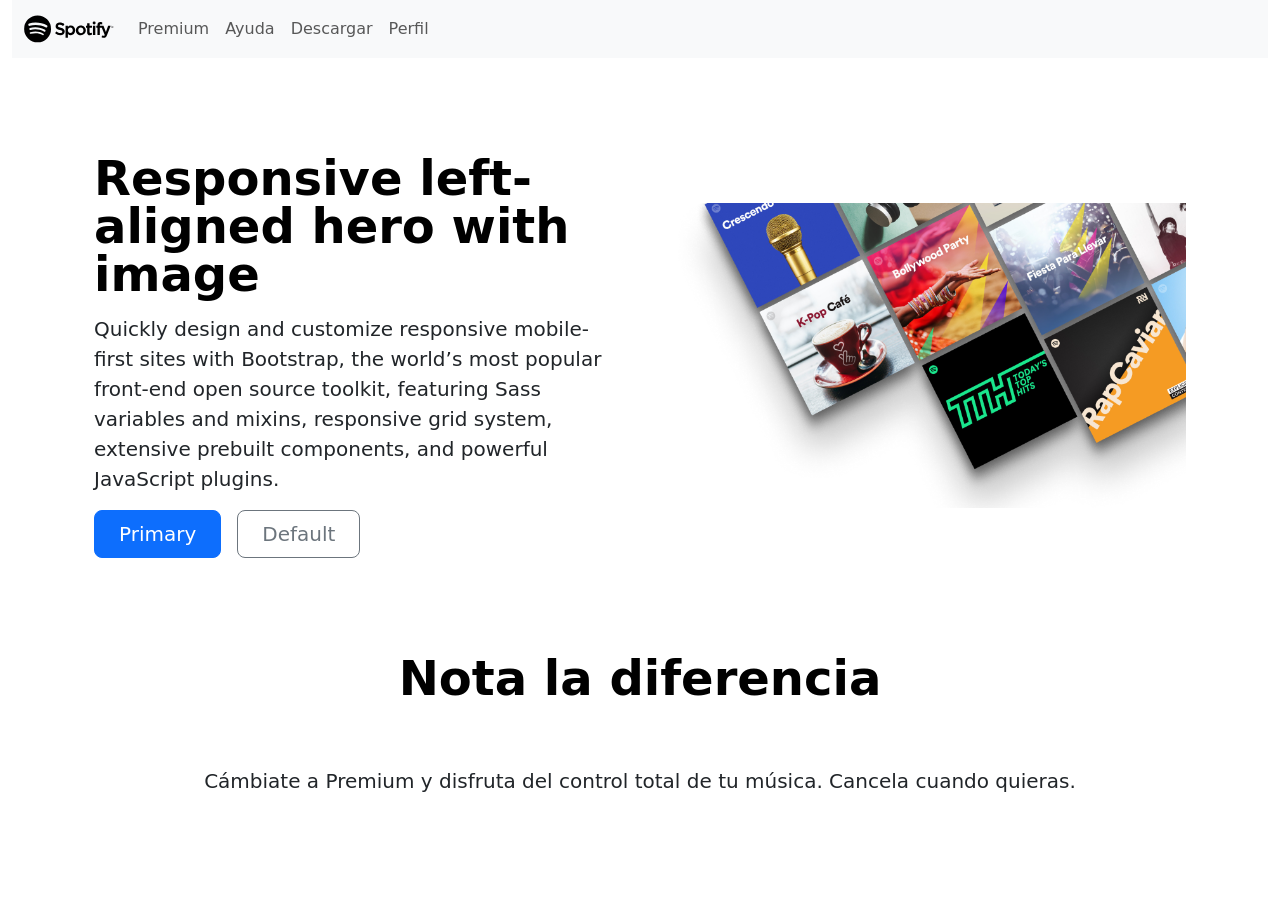
<file: flask_mongo_crud_alumnos/templates/bootstrap-main/bootstrap-main/index.html>
<!DOCTYPE html>
<html lang="en">
<head>
  <meta charset="UTF-8">
  <meta name="viewport" content="width=device-width, initial-scale=1.0">
  <title>Spotify</title>
  <link rel="stylesheet" href="./assets/bootstrap.css">
  <script src="./assets/bootstrap.bundle.js"></script>
  
</head>
<body>
  <!-- contenedor principal o canva -->
  <div class="container-fluid">

    <!-- barra de navegacion-->
    <nav class="navbar navbar-expand-lg bg-body-tertiary">
      <div class="container-fluid">
        
        <!-- logo spoptify-->
        <a class="navbar-brand" href="#">
          <img src="./assets/spotify-logo.svg" alt="spotify logo" width="90" height="30">
        </a>
        
        <!-- toggler o menu hamburguesa -->
        <button class="navbar-toggler" type="button" data-bs-toggle="collapse" data-bs-target="#navbarNav" aria-controls="navbarNav" aria-expanded="false" aria-label="Toggle navigation">
          <span class="navbar-toggler-icon"></span>
        </button>

        <!-- elementos del menu-->
        <div class="collapse navbar-collapse" id="navbarNav">
          <!-- lista no ordenada -->
          <ul class="navbar-nav">
            <li class="nav-item">
              <a class="nav-link" href="#">Premium</a>
            </li>
            <li class="nav-item">
              <a class="nav-link" href="#">Ayuda</a>
            </li>
            <li class="nav-item">
              <a class="nav-link" href="#">Descargar</a>
            </li>
            <li class="nav-item">
              <a class="nav-link" href="#">Perfil</a>
            </li>
          </ul>

        </div>
      </div>
    </nav>

    <!-- section heroe-->
    <!-- contenedor heroe-->
    <div class="container col-xxl-8 px-4 py-5">
      <!-- contenedor fila -->
      <div class="row flex-lg-row-reverse align-items-center g-5 py-5">
        <!-- contenedor columna izquierda -->
        <div class="col-10 col-sm-8 col-lg-6">
          <img src="./assets/spotify-album.png" class="d-block mx-lg-auto img-fluid" alt="Spotify Albums" width="700" height="500" loading="lazy">
        </div>

        <!-- contenedor columna derecha -->
        <div class="col-lg-6">
          <h1 class="display-5 fw-bold text-body-emphasis lh-1 mb-3">Responsive left-aligned hero with image</h1>
          <p class="lead">Quickly design and customize responsive mobile-first sites with Bootstrap, the world’s most popular front-end open source toolkit, featuring Sass variables and mixins, responsive grid system, extensive prebuilt components, and powerful JavaScript plugins.</p>
          <div class="d-grid gap-2 d-md-flex justify-content-md-start">
            <button type="button" class="btn btn-primary btn-lg px-4 me-md-2">Primary</button>
            <button type="button" class="btn btn-outline-secondary btn-lg px-4">Default</button>
          </div>
        </div>        
      </div>

      <!-- contenedor fila -->
      <div class="row flex-lg-row-reverse align-items-center g-5 py-5 text-center">
        <h1 class="display-5 fw-bold text-body-emphasis lh-1 mb-3">Nota la diferencia</h1>
        <p class="lead">
          Cámbiate a Premium y disfruta del control total de tu música. Cancela cuando quieras.
        </p>
      </div>

    </div>

  </div>
</body>
</html>
</file>
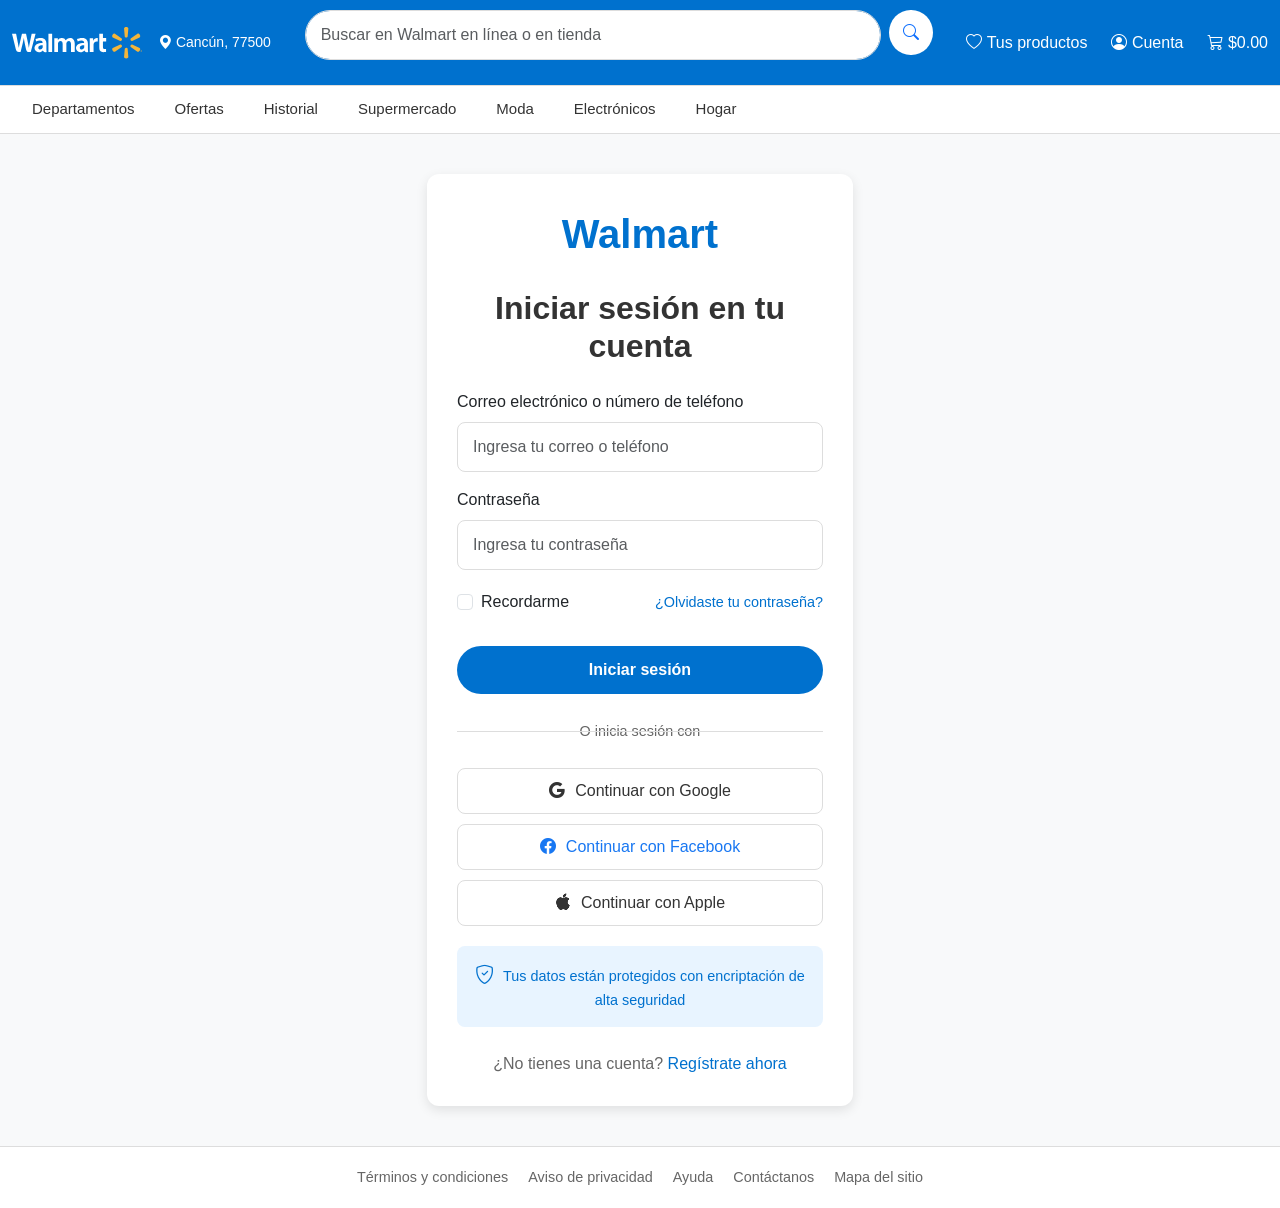
<file: flask_mongo_crud_alumnos/templates/sesion.html>
<!DOCTYPE html>
<html lang="es">
<head>
  <meta charset="UTF-8">
  <meta name="viewport" content="width=device-width, initial-scale=1.0">
  <title>Iniciar Sesión | Walmart</title>
  <link href="https://cdn.jsdelivr.net/npm/bootstrap@5.3.3/dist/css/bootstrap.min.css" rel="stylesheet">
  <link href="https://cdn.jsdelivr.net/npm/bootstrap-icons@1.11.3/font/bootstrap-icons.css" rel="stylesheet">
  <style>
    body { 
      background-color: #f8f9fa; 
      font-family: 'Segoe UI', sans-serif;
      min-height: 100vh;
      display: flex;
      flex-direction: column;
    }

    /* Navbar principal */
    .main-navbar {
      background-color: #0071ce;
      padding: 10px 0;
    }

    .main-navbar .form-control {
      border-radius: 50px;
    }

    .main-navbar .btn-search {
      background-color: white;
      border-radius: 50%;
      width: 45px;
      height: 45px;
    }

    .nav-category {
      background-color: #fff;
      border-top: 1px solid #ddd;
      border-bottom: 1px solid #ddd;
      font-size: 15px;
    }

    .nav-category a {
      color: #333;
      text-decoration: none;
      padding: 12px 20px;
      display: inline-block;
      transition: 0.2s;
    }

    .nav-category a:hover {
      color: #0071ce;
      border-bottom: 2px solid #0071ce;
    }

    /* Contenedor de login */
    .login-container {
      max-width: 450px;
      margin: 40px auto;
      flex-grow: 1;
      display: flex;
      align-items: center;
    }

    .login-card {
      background-color: white;
      border-radius: 12px;
      padding: 30px;
      box-shadow: 0 4px 12px rgba(0,0,0,0.1);
      width: 100%;
    }

    .login-logo {
      text-align: center;
      margin-bottom: 25px;
    }

    .walmart-logo {
      color: #0071ce;
      font-size: 2.5rem;
      font-weight: bold;
    }

    .login-title {
      color: #333;
      font-weight: 600;
      margin-bottom: 25px;
      text-align: center;
    }

    .form-control {
      border-radius: 8px;
      padding: 12px 15px;
      border: 1px solid #ddd;
      margin-bottom: 15px;
    }

    .form-control:focus {
      border-color: #0071ce;
      box-shadow: 0 0 0 0.2rem rgba(0, 113, 206, 0.25);
    }

    .btn-login {
      background-color: #0071ce;
      color: white;
      border: none;
      border-radius: 50px;
      padding: 12px;
      font-weight: 600;
      width: 100%;
      margin-top: 10px;
      transition: background-color 0.3s;
    }

    .btn-login:hover {
      background-color: #0056a3;
      color: white;
    }

    .login-options {
      display: flex;
      justify-content: space-between;
      align-items: center;
      margin: 20px 0;
    }

    .form-check-input:checked {
      background-color: #0071ce;
      border-color: #0071ce;
    }

    .forgot-password {
      color: #0071ce;
      text-decoration: none;
      font-size: 0.9rem;
    }

    .forgot-password:hover {
      text-decoration: underline;
    }

    .divider {
      text-align: center;
      margin: 25px 0;
      position: relative;
    }

    .divider::before {
      content: "";
      position: absolute;
      top: 50%;
      left: 0;
      right: 0;
      height: 1px;
      background-color: #ddd;
    }

    .divider-text {
      background-color: white;
      padding: 0 15px;
      color: #666;
      font-size: 0.9rem;
    }

    .btn-social {
      border: 1px solid #ddd;
      border-radius: 8px;
      padding: 10px;
      text-align: center;
      margin-bottom: 10px;
      cursor: pointer;
      transition: background-color 0.3s;
      display: flex;
      align-items: center;
      justify-content: center;
      gap: 10px;
    }

    .btn-social:hover {
      background-color: #f8f9fa;
    }

    .btn-google {
      color: #333;
    }

    .btn-facebook {
      color: #1877f2;
    }

    .btn-apple {
      color: #333;
    }

    .register-link {
      text-align: center;
      margin-top: 25px;
      color: #666;
    }

    .register-link a {
      color: #0071ce;
      text-decoration: none;
      font-weight: 500;
    }

    .register-link a:hover {
      text-decoration: underline;
    }

    .footer {
      background-color: #fff;
      border-top: 1px solid #ddd;
      padding: 20px 0;
      margin-top: auto;
    }

    .footer-links {
      display: flex;
      justify-content: center;
      flex-wrap: wrap;
      gap: 20px;
    }

    .footer-links a {
      color: #666;
      text-decoration: none;
      font-size: 0.9rem;
    }

    .footer-links a:hover {
      color: #0071ce;
    }

    .security-notice {
      background-color: #e8f4ff;
      border-radius: 8px;
      padding: 15px;
      margin-top: 20px;
      text-align: center;
      font-size: 0.9rem;
      color: #0071ce;
    }

    .bi-shield-check {
      font-size: 1.2rem;
      margin-right: 5px;
    }

    /* Modal de éxito */
    .modal-success {
      display: none;
      position: fixed;
      top: 0;
      left: 0;
      width: 100%;
      height: 100%;
      background-color: rgba(0,0,0,0.5);
      z-index: 1000;
      justify-content: center;
      align-items: center;
    }
    
    .modal-content-success {
      background-color: white;
      border-radius: 12px;
      padding: 30px;
      max-width: 400px;
      width: 90%;
      text-align: center;
      box-shadow: 0 5px 15px rgba(0,0,0,0.2);
    }
    
    .icon-success {
      font-size: 3rem;
      color: #2e7d32;
      margin-bottom: 20px;
    }
  </style>
</head>
<body>

  <!-- Navbar principal -->
  <nav class="navbar navbar-expand-lg main-navbar navbar-dark">
    <div class="container-fluid">
      <div class="d-flex align-items-center gap-3">
        <img src="./assets/walmartLogo.svg" width="130" alt="Walmart">
        <div class="text-white small">
          <i class="bi bi-geo-alt-fill"></i> Cancún, 77500
        </div>
      </div>

      <form class="d-flex mx-auto" style="width: 50%;">
        <input class="form-control me-2" type="search" placeholder="Buscar en Walmart en línea o en tienda">
        <button class="btn btn-search" type="submit"><i class="bi bi-search text-primary"></i></button>
      </form>

      <div class="d-flex align-items-center text-white gap-4">
        <div>
          <i class="bi bi-heart"></i> <span class="d-none d-md-inline">Tus productos</span>
        </div>
        <div>
          <i class="bi bi-person-circle"></i> <span class="d-none d-md-inline">Cuenta</span>
        </div>
        <div>
          <i class="bi bi-cart3"></i> <span class="d-none d-md-inline">$0.00</span>
        </div>
      </div>
    </div>
  </nav>

  <!-- Barra de navegación secundaria -->
  <div class="nav-category">
    <div class="container-fluid d-flex justify-content-start">
      <a href="#">Departamentos</a>
      <a href="#">Ofertas</a>
      <a href="#">Historial</a>
      <a href="#">Supermercado</a>
      <a href="#">Moda</a>
      <a href="#">Electrónicos</a>
      <a href="#">Hogar</a>
    </div>
  </div>

  <!-- Contenedor de inicio de sesión -->
  <div class="container login-container">
    <div class="login-card">
      <div class="login-logo">
        <span class="walmart-logo">Walmart</span>
      </div>
      
      <h2 class="login-title">Iniciar sesión en tu cuenta</h2>
      
      <form id="login-form">
        <div class="mb-3">
          <label for="email" class="form-label">Correo electrónico o número de teléfono</label>
          <input type="text" class="form-control" id="email" placeholder="Ingresa tu correo o teléfono" required>
        </div>
        
        <div class="mb-3">
          <label for="password" class="form-label">Contraseña</label>
          <input type="password" class="form-control" id="password" placeholder="Ingresa tu contraseña" required>
        </div>
        
        <div class="login-options">
          <div class="form-check">
            <input class="form-check-input" type="checkbox" id="remember-me">
            <label class="form-check-label" for="remember-me">
              Recordarme
            </label>
          </div>
          <a href="#" class="forgot-password">¿Olvidaste tu contraseña?</a>
        </div>
        
        <button type="submit" class="btn btn-login">Iniciar sesión</button>
      </form>
      
      <div class="divider">
        <span class="divider-text">O inicia sesión con</span>
      </div>
      
      <div class="social-login">
        <div class="btn-social btn-google">
          <i class="bi bi-google"></i>
          <span>Continuar con Google</span>
        </div>
        <div class="btn-social btn-facebook">
          <i class="bi bi-facebook"></i>
          <span>Continuar con Facebook</span>
        </div>
        <div class="btn-social btn-apple">
          <i class="bi bi-apple"></i>
          <span>Continuar con Apple</span>
        </div>
      </div>
      
      <div class="security-notice">
        <i class="bi bi-shield-check"></i>
        Tus datos están protegidos con encriptación de alta seguridad
      </div>
      
      <div class="register-link">
        ¿No tienes una cuenta? <a href="#" id="register-link">Regístrate ahora</a>
      </div>
    </div>
  </div>

  <!-- Footer -->
  <footer class="footer">
    <div class="container">
      <div class="footer-links">
        <a href="#">Términos y condiciones</a>
        <a href="#">Aviso de privacidad</a>
        <a href="#">Ayuda</a>
        <a href="#">Contáctanos</a>
        <a href="#">Mapa del sitio</a>
      </div>
    </div>
  </footer>

  <!-- Modal de éxito -->
  <div class="modal-success" id="modal-success">
    <div class="modal-content-success">
      <i class="bi bi-check-circle-fill icon-success"></i>
      <h3>¡Inicio de sesión exitoso!</h3>
      <p>Has iniciado sesión correctamente en tu cuenta de Walmart.</p>
      <button class="btn btn-login" id="btn-close-modal">Continuar</button>
    </div>
  </div>

  <script>
    // Manejo del formulario de login
    document.getElementById('login-form').addEventListener('submit', function(e) {
      e.preventDefault();
      
      const email = document.getElementById('email').value;
      const password = document.getElementById('password').value;
      
      // Validación básica
      if (!email || !password) {
        alert('Por favor, completa todos los campos');
        return;
      }
      
      // Simular proceso de login
      console.log('Iniciando sesión con:', email);
      
      // Mostrar modal de éxito
      document.getElementById('modal-success').style.display = 'flex';
    });

    // Cerrar modal
    document.getElementById('btn-close-modal').addEventListener('click', function() {
      document.getElementById('modal-success').style.display = 'none';
      // Redirigir a la página principal (simulado)
      window.location.href = 'INICIO.html';
    });

    // Enlace de registro
    document.getElementById('register-link').addEventListener('click', function(e) {
      e.preventDefault();
      alert('Redirigiendo a la página de registro...');
      // En un caso real, redirigiría a la página de registro
    });

    // Funcionalidad para botones sociales
    document.querySelectorAll('.btn-social').forEach(btn => {
      btn.addEventListener('click', function() {
        const provider = this.querySelector('span').textContent;
        alert(`Iniciando sesión con ${provider}`);
      });
    });
  </script>
  
  <script src="https://cdn.jsdelivr.net/npm/bootstrap@5.3.3/dist/js/bootstrap.bundle.min.js"></script>
</body>
</html>
</file>
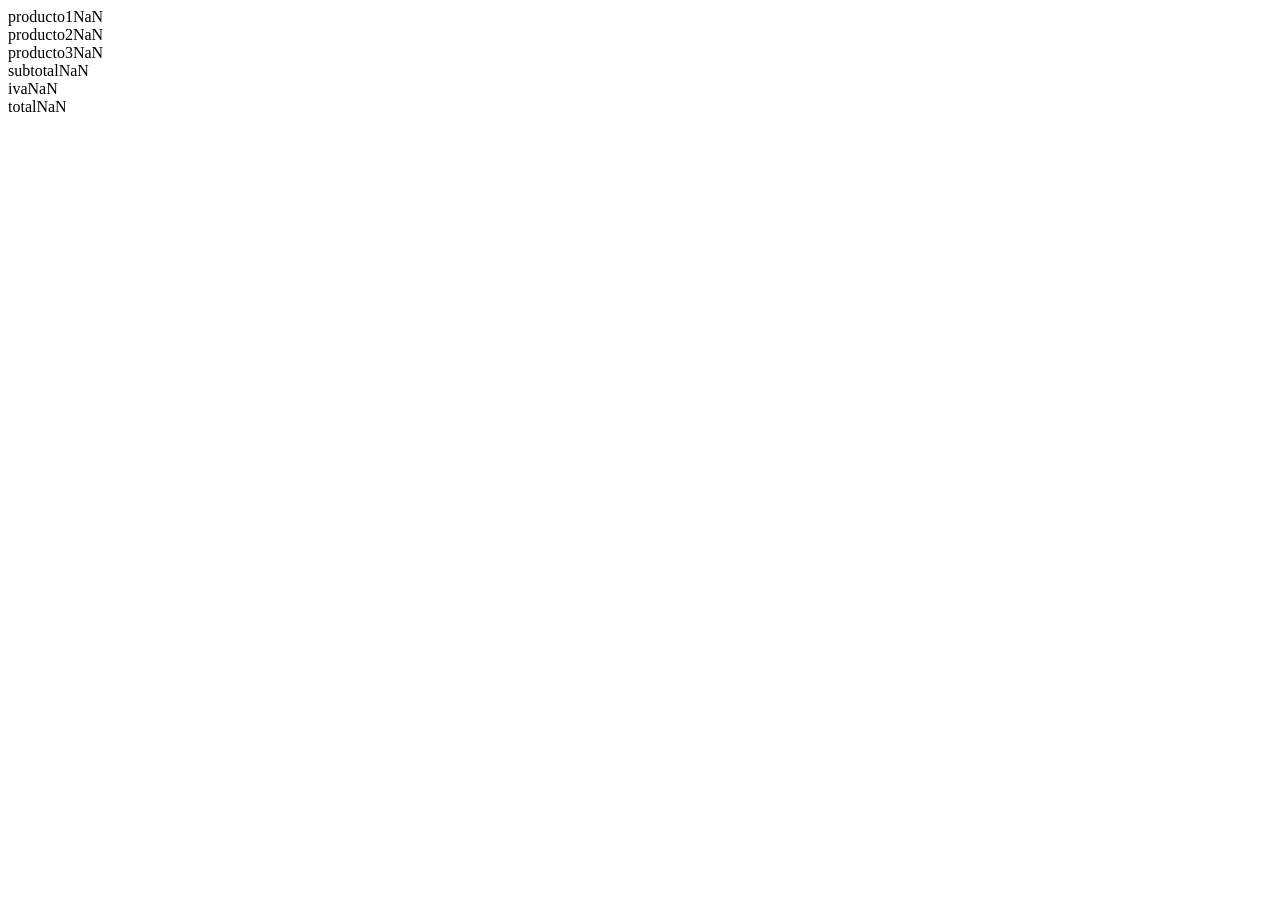
<file: flask_mongo_crud_alumnos/templates/assets/caja.html>
<html>
    <script>
    var producto1=1
    var producto2=1
    var producto3=1
    producto1= parseFloat(prompt("precio producto1"))
    document.write("producto1" + producto1 + "<br>")
    producto2= parseFloat(prompt("precio producto2"))
    document.write("producto2" + producto2 + "<br>")
    producto3= parseFloat(prompt("precio producto3"))
    document.write("producto3" + producto3 + "<br>")
    var subtotal=producto1 + producto2 + producto3;
    var iva=subtotal*0.16;
    var total=subtotal + iva;
    document.write("subtotal"+subtotal+"<br>");
    document.write("iva"+iva+"<br>");
    document.write("total"+total+"<br>");
    </script>
</html>
</file>
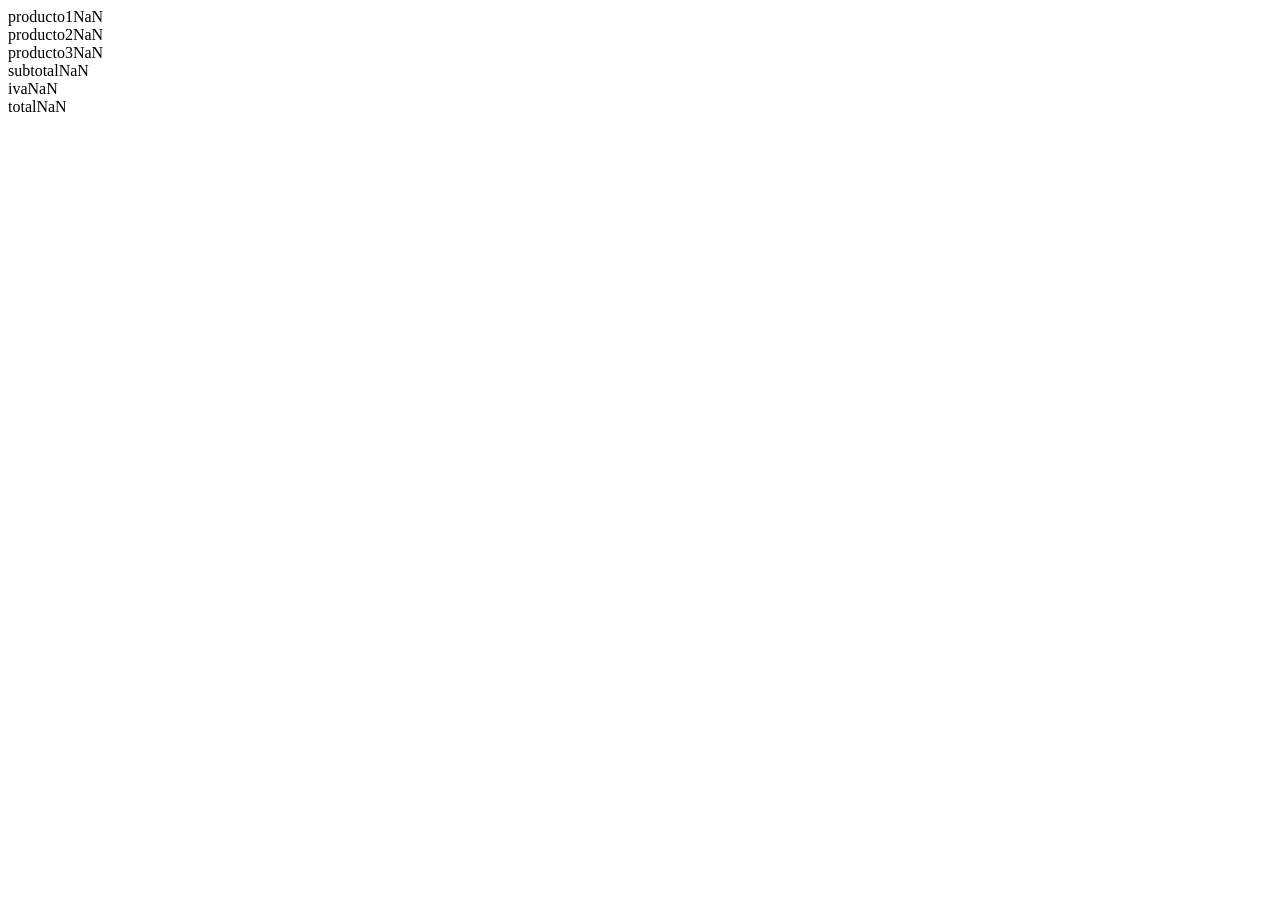
<file: flask_mongo_crud_alumnos/templates/assets/tamay.html>
<html>
    <script>
    var producto1=1
    var producto2=1
    var producto3=1
    producto1= parseFloat(prompt("precio producto1"))
    document.write("producto1" + producto1 + "<br>")
    producto2= parseFloat(prompt("precio producto2"))
    document.write("producto2" + producto2 + "<br>")
    producto3= parseFloat(prompt("precio producto3"))
    document.write("producto3" + producto3 + "<br>")
    var subtotal=producto1 + producto2 + producto3;
    var iva=subtotal*0.16;
    var total=subtotal + iva;
    document.write("subtotal"+subtotal+"<br>");
    document.write("iva"+iva+"<br>");
    document.write("total"+total+"<br>");
    </script>
</html>
</file>
